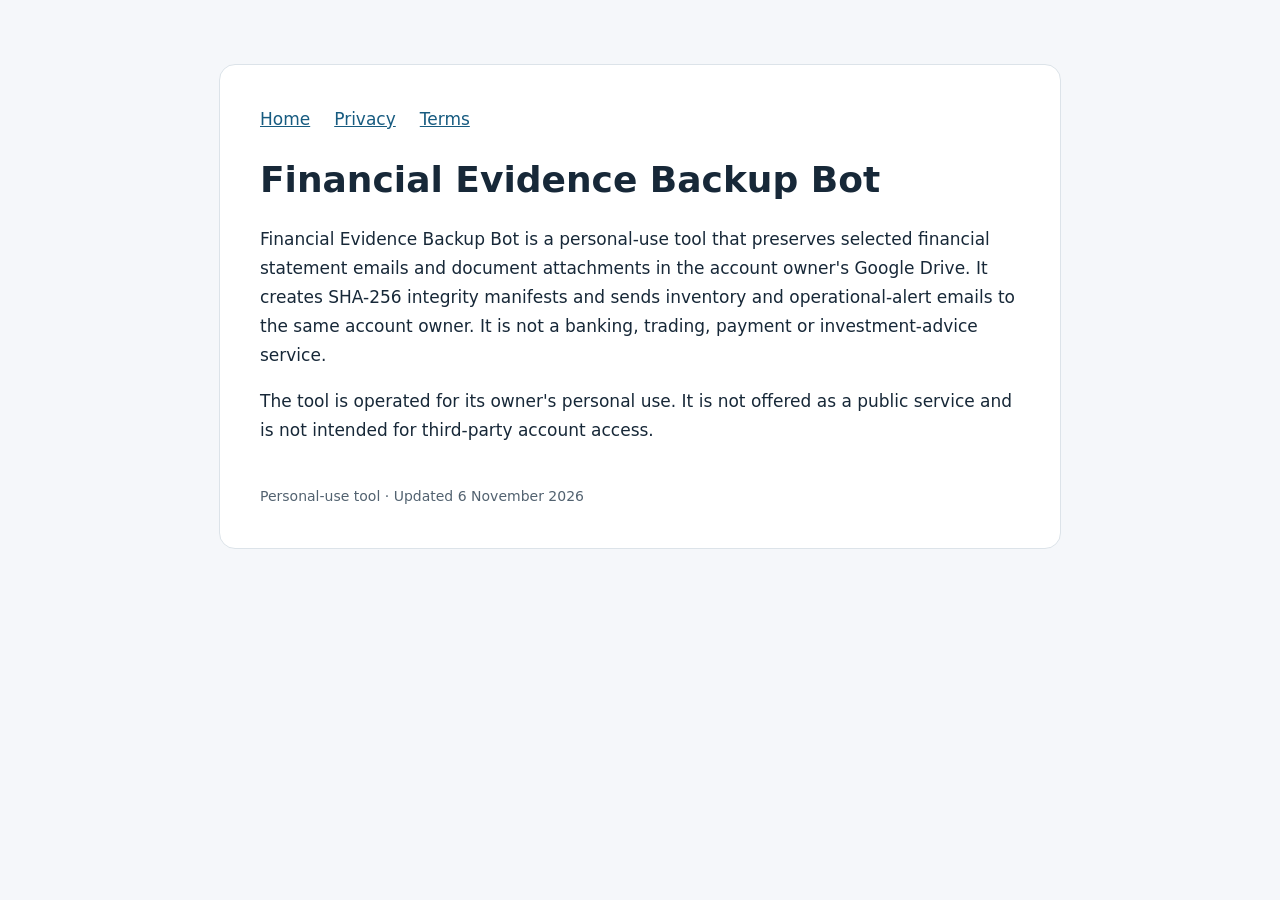
<file: index.html>
<!doctype html><html lang="en"><head><meta charset="utf-8"><meta name="viewport" content="width=device-width,initial-scale=1"><title>Home | Financial Evidence Backup Bot</title><link rel="stylesheet" href="style.css"></head><body><main><nav aria-label="Main"><a href="index.html">Home</a><a href="privacy.html">Privacy</a><a href="terms.html">Terms</a></nav><h1>Financial Evidence Backup Bot</h1><p>Financial Evidence Backup Bot is a personal-use tool that preserves selected financial statement emails and document attachments in the account owner&#x27;s Google Drive. It creates SHA-256 integrity manifests and sends inventory and operational-alert emails to the same account owner. It is not a banking, trading, payment or investment-advice service.</p><p>The tool is operated for its owner&#x27;s personal use. It is not offered as a public service and is not intended for third-party account access.</p><footer>Personal-use tool · Updated 6 November 2026</footer></main></body></html>
</file>
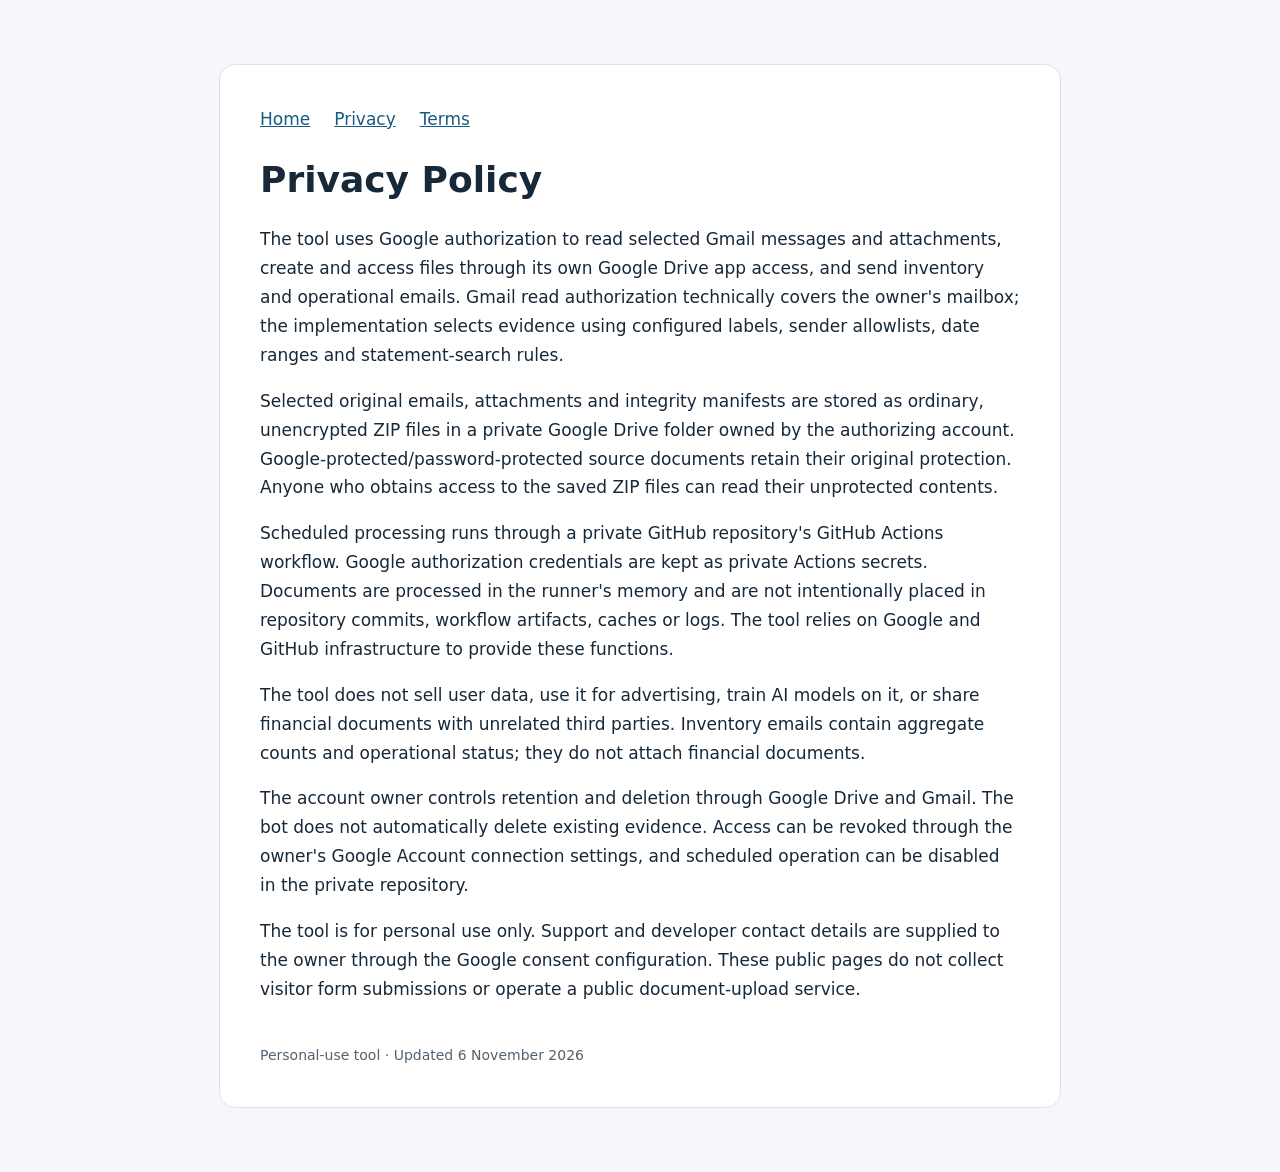
<file: privacy.html>
<!doctype html><html lang="en"><head><meta charset="utf-8"><meta name="viewport" content="width=device-width,initial-scale=1"><title>Privacy Policy | Financial Evidence Backup Bot</title><link rel="stylesheet" href="style.css"></head><body><main><nav aria-label="Main"><a href="index.html">Home</a><a href="privacy.html">Privacy</a><a href="terms.html">Terms</a></nav><h1>Privacy Policy</h1><p>The tool uses Google authorization to read selected Gmail messages and attachments, create and access files through its own Google Drive app access, and send inventory and operational emails. Gmail read authorization technically covers the owner&#x27;s mailbox; the implementation selects evidence using configured labels, sender allowlists, date ranges and statement-search rules.</p><p>Selected original emails, attachments and integrity manifests are stored as ordinary, unencrypted ZIP files in a private Google Drive folder owned by the authorizing account. Google-protected/password-protected source documents retain their original protection. Anyone who obtains access to the saved ZIP files can read their unprotected contents.</p><p>Scheduled processing runs through a private GitHub repository&#x27;s GitHub Actions workflow. Google authorization credentials are kept as private Actions secrets. Documents are processed in the runner&#x27;s memory and are not intentionally placed in repository commits, workflow artifacts, caches or logs. The tool relies on Google and GitHub infrastructure to provide these functions.</p><p>The tool does not sell user data, use it for advertising, train AI models on it, or share financial documents with unrelated third parties. Inventory emails contain aggregate counts and operational status; they do not attach financial documents.</p><p>The account owner controls retention and deletion through Google Drive and Gmail. The bot does not automatically delete existing evidence. Access can be revoked through the owner&#x27;s Google Account connection settings, and scheduled operation can be disabled in the private repository.</p><p>The tool is for personal use only. Support and developer contact details are supplied to the owner through the Google consent configuration. These public pages do not collect visitor form submissions or operate a public document-upload service.</p><footer>Personal-use tool · Updated 6 November 2026</footer></main></body></html>
</file>
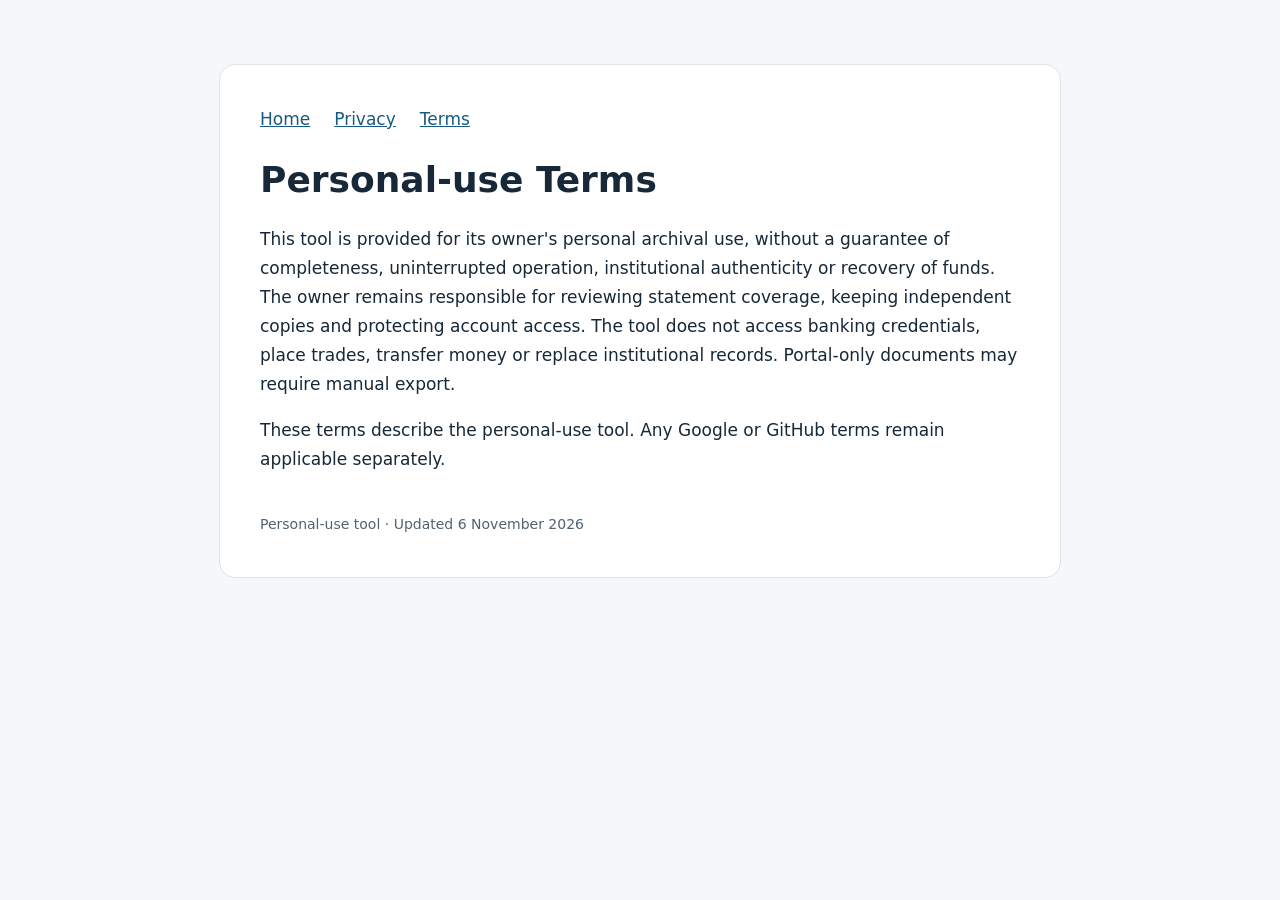
<file: terms.html>
<!doctype html><html lang="en"><head><meta charset="utf-8"><meta name="viewport" content="width=device-width,initial-scale=1"><title>Personal-use Terms | Financial Evidence Backup Bot</title><link rel="stylesheet" href="style.css"></head><body><main><nav aria-label="Main"><a href="index.html">Home</a><a href="privacy.html">Privacy</a><a href="terms.html">Terms</a></nav><h1>Personal-use Terms</h1><p>This tool is provided for its owner&#x27;s personal archival use, without a guarantee of completeness, uninterrupted operation, institutional authenticity or recovery of funds. The owner remains responsible for reviewing statement coverage, keeping independent copies and protecting account access. The tool does not access banking credentials, place trades, transfer money or replace institutional records. Portal-only documents may require manual export.</p><p>These terms describe the personal-use tool. Any Google or GitHub terms remain applicable separately.</p><footer>Personal-use tool · Updated 6 November 2026</footer></main></body></html>
</file>
<file: style.css>
body{margin:0;background:#f5f7fa;color:#172838;font:17px/1.7 system-ui,sans-serif}main{max-width:760px;margin:64px auto;padding:40px;background:white;border:1px solid #dce3e9;border-radius:16px}nav{display:flex;gap:24px;flex-wrap:wrap}a{color:#175b80}h1{line-height:1.2;font-size:36px}footer{margin-top:40px;color:#526270;font-size:14px}@media(max-width:640px){main{margin:16px;padding:24px}h1{font-size:29px}}
</file>
